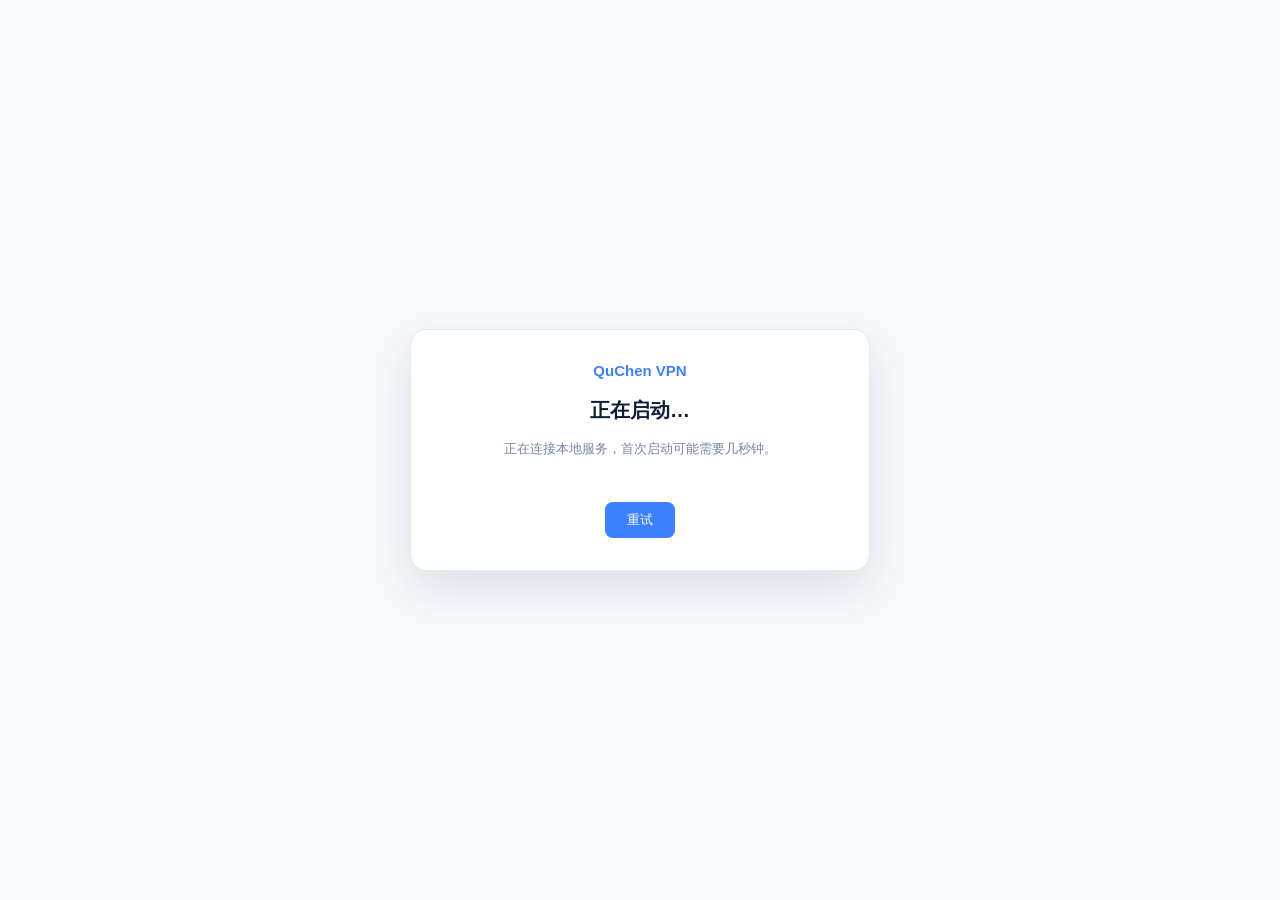
<file: app/web/index.html>
<!DOCTYPE html>
<html lang="zh-CN">
<head>
<meta charset="utf-8" />
<meta name="viewport" content="width=device-width, initial-scale=1" />
<title>QuChen VPN</title>
<link rel="stylesheet" href="app.css?v=1.0.7" />
<style>
  /* 启动层不依赖 app.css/app.js：资源或后端失败时也不会只剩白屏。 */
  #bootStatus{position:fixed;inset:0;z-index:1000;display:flex;align-items:center;justify-content:center;background:#f7f9fc;color:#0f1e38;font-family:"Microsoft YaHei UI","Microsoft YaHei",sans-serif}
  #bootStatus .boot-card{width:min(460px,calc(100vw - 48px));padding:32px;border:1px solid #e3e9f2;border-radius:16px;background:#fff;box-shadow:0 18px 48px rgba(15,30,56,.12);text-align:center}
  #bootStatus .boot-brand{margin-bottom:18px;color:#3b81ff;font-size:15px;font-weight:700}
  #bootStatus .boot-title{font-size:20px;font-weight:700}
  #bootStatus .boot-detail{min-height:42px;margin:14px 0 22px;color:#7586a2;font-size:13px;line-height:1.7;white-space:pre-wrap;word-break:break-word}
  #bootStatus .boot-retry{height:36px;padding:0 22px;border:0;border-radius:8px;background:#3b81ff;color:#fff;cursor:pointer;font-size:13px}
  #bootStatus.boot-error .boot-title{color:#d92d20}
</style>
</head>
<body>
<div id="bootStatus" role="status" aria-live="polite">
  <div class="boot-card">
    <div class="boot-brand">QuChen VPN</div>
    <div class="boot-title" id="bootTitle">正在启动…</div>
    <div class="boot-detail" id="bootDetail">正在连接本地服务，首次启动可能需要几秒钟。</div>
    <button class="boot-retry" id="bootRetry" type="button" onclick="location.reload()">重试</button>
  </div>
</div>
<svg style="display:none" xmlns="http://www.w3.org/2000/svg">
  <symbol id="i-power" viewBox="0 0 24 24"><path d="M12 3v9" stroke="currentColor" stroke-width="2.2" stroke-linecap="round" fill="none"/><path d="M6.3 6.3a8 8 0 1 0 11.4 0" stroke="currentColor" stroke-width="2.2" stroke-linecap="round" fill="none"/></symbol>
  <symbol id="i-globe" viewBox="0 0 24 24"><circle cx="12" cy="12" r="9" stroke="currentColor" stroke-width="1.7" fill="none"/><path d="M3 12h18M12 3c2.5 2.6 2.5 15.4 0 18M12 3c-2.5 2.6-2.5 15.4 0 18" stroke="currentColor" stroke-width="1.6" fill="none"/></symbol>
  <symbol id="i-net" viewBox="0 0 24 24"><rect x="3" y="4" width="7" height="7" rx="2" stroke="currentColor" stroke-width="1.7" fill="none"/><rect x="14" y="4" width="7" height="7" rx="2" stroke="currentColor" stroke-width="1.7" fill="none"/><rect x="8.5" y="14" width="7" height="7" rx="2" stroke="currentColor" stroke-width="1.7" fill="none"/><path d="M6.5 11v1.5a2 2 0 0 0 2 2M17.5 11v1.5a2 2 0 0 1-2 2" stroke="currentColor" stroke-width="1.7" fill="none"/></symbol>
  <symbol id="i-bag" viewBox="0 0 24 24"><path d="M4 8h16l-1.2 11.2A2 2 0 0 1 16.8 21H7.2a2 2 0 0 1-2-1.8L4 8Z" stroke="currentColor" stroke-width="1.7" fill="none"/><path d="M8.5 8V6.5a3.5 3.5 0 1 1 7 0V8" stroke="currentColor" stroke-width="1.7" fill="none"/></symbol>
  <symbol id="i-receipt" viewBox="0 0 24 24"><path d="M5 3h14v18l-3-2-2 2-2-2-2 2-3-2V3Z" stroke="currentColor" stroke-width="1.7" fill="none"/><path d="M9 8h6M9 12h6" stroke="currentColor" stroke-width="1.6" stroke-linecap="round"/></symbol>
  <symbol id="i-chart" viewBox="0 0 24 24"><circle cx="12" cy="12" r="9" stroke="currentColor" stroke-width="1.7" fill="none"/><path d="M12 12V5.5M12 12l4.5 4.5" stroke="currentColor" stroke-width="1.7" stroke-linecap="round"/></symbol>
  <symbol id="i-ticket" viewBox="0 0 24 24"><path d="M4 7.5A2.5 2.5 0 0 1 6.5 5h11A2.5 2.5 0 0 1 20 7.5v2a2.5 2.5 0 0 0 0 5v2A2.5 2.5 0 0 1 17.5 19h-11A2.5 2.5 0 0 1 4 16.5v-2a2.5 2.5 0 0 0 0-5v-2Z" stroke="currentColor" stroke-width="1.7" fill="none"/><path d="M12 9v6" stroke="currentColor" stroke-width="1.6" stroke-linecap="round" stroke-dasharray="2 2"/></symbol>
  <symbol id="i-users" viewBox="0 0 24 24"><circle cx="9" cy="8" r="3.2" stroke="currentColor" stroke-width="1.7" fill="none"/><path d="M3.5 20c0-3 2.5-5 5.5-5s5.5 2 5.5 5" stroke="currentColor" stroke-width="1.7" fill="none" stroke-linecap="round"/><path d="M16 5.5a3 3 0 0 1 0 5.5M17.5 14.6c2 .5 3.5 2.3 3.5 4.4" stroke="currentColor" stroke-width="1.6" fill="none" stroke-linecap="round"/></symbol>
  <symbol id="i-link" viewBox="0 0 24 24"><path d="M10 14a5 5 0 0 0 7 0l2-2a5 5 0 0 0-7-7l-1 1" stroke="currentColor" stroke-width="1.7" fill="none" stroke-linecap="round"/><path d="M14 10a5 5 0 0 0-7 0l-2 2a5 5 0 0 0 7 7l1-1" stroke="currentColor" stroke-width="1.7" fill="none" stroke-linecap="round"/></symbol>
  <symbol id="i-user" viewBox="0 0 24 24"><circle cx="12" cy="8.5" r="3.6" stroke="currentColor" stroke-width="1.7" fill="none"/><path d="M5 20c0-3.6 3.1-6 7-6s7 2.4 7 6" stroke="currentColor" stroke-width="1.7" fill="none" stroke-linecap="round"/></symbol>
  <symbol id="i-refresh" viewBox="0 0 24 24"><path d="M20 12a8 8 0 1 1-2.3-5.6M20 4.5V10h-5.4" stroke="currentColor" stroke-width="1.8" fill="none" stroke-linecap="round" stroke-linejoin="round"/></symbol>
  <symbol id="i-copy" viewBox="0 0 24 24"><rect x="9" y="9" width="11" height="11" rx="2.5" stroke="currentColor" stroke-width="1.7" fill="none"/><path d="M15 6.5V6a2 2 0 0 0-2-2H6a2 2 0 0 0-2 2v7a2 2 0 0 0 2 2h.5" stroke="currentColor" stroke-width="1.7" fill="none"/></symbol>
  <symbol id="i-download" viewBox="0 0 24 24"><path d="M12 4v10m0 0 4-4m-4 4-4-4" stroke="currentColor" stroke-width="1.8" fill="none" stroke-linecap="round" stroke-linejoin="round"/><path d="M5 17v2h14v-2" stroke="currentColor" stroke-width="1.8" fill="none" stroke-linecap="round"/></symbol>
  <symbol id="i-sun" viewBox="0 0 24 24"><circle cx="12" cy="12" r="4" stroke="currentColor" stroke-width="1.7" fill="none"/><path d="M12 2.5v2M12 19.5v2M2.5 12h2M19.5 12h2M5 5l1.4 1.4M17.6 17.6 19 19M19 5l-1.4 1.4M6.4 17.6 5 19" stroke="currentColor" stroke-width="1.7" stroke-linecap="round"/></symbol>
  <symbol id="i-theme" viewBox="0 0 24 24"><path d="M4 20 14.5 9.5M13 8l3 3M6 17.5 4 20l2.5-2" stroke="currentColor" stroke-width="1.7" fill="none" stroke-linecap="round" stroke-linejoin="round"/><path d="M14 4h6v6" stroke="currentColor" stroke-width="1.7" fill="none" stroke-linecap="round" stroke-linejoin="round"/></symbol>
  <symbol id="i-help" viewBox="0 0 24 24"><circle cx="12" cy="12" r="9" stroke="currentColor" stroke-width="1.7" fill="none"/><path d="M9.5 9.2a2.6 2.6 0 1 1 3.4 2.5c-.6.2-.9.8-.9 1.4v.4" stroke="currentColor" stroke-width="1.7" fill="none" stroke-linecap="round"/><circle cx="12" cy="17" r="1.1" fill="currentColor"/></symbol>
  <symbol id="i-bell" viewBox="0 0 24 24"><path d="M6.5 9.5a5.5 5.5 0 0 1 11 0c0 4 1.5 5.5 1.5 5.5H5s1.5-1.5 1.5-5.5Z" stroke="currentColor" stroke-width="1.7" fill="none" stroke-linejoin="round"/><path d="M10 18a2 2 0 0 0 4 0" stroke="currentColor" stroke-width="1.7" fill="none" stroke-linecap="round"/></symbol>
  <symbol id="i-settings" viewBox="0 0 24 24"><circle cx="12" cy="12" r="3" stroke="currentColor" stroke-width="1.7" fill="none"/><path d="M12 3.5v2.2M12 18.3v2.2M20.5 12h-2.2M5.7 12H3.5M18 6l-1.5 1.5M7.5 16.5 6 18M18 18l-1.5-1.5M7.5 7.5 6 6" stroke="currentColor" stroke-width="1.7" stroke-linecap="round"/></symbol>
  <symbol id="i-search" viewBox="0 0 24 24"><circle cx="11" cy="11" r="6.5" stroke="currentColor" stroke-width="1.8" fill="none"/><path d="m16 16 4 4" stroke="currentColor" stroke-width="1.8" stroke-linecap="round"/></symbol>
  <symbol id="i-chevron" viewBox="0 0 24 24"><path d="m9 6 6 6-6 6" stroke="currentColor" stroke-width="1.9" fill="none" stroke-linecap="round" stroke-linejoin="round"/></symbol>
  <symbol id="i-close" viewBox="0 0 24 24"><path d="M6 6l12 12M18 6 6 18" stroke="currentColor" stroke-width="1.7" stroke-linecap="round"/></symbol>
  <symbol id="i-min" viewBox="0 0 24 24"><path d="M5 12h14" stroke="currentColor" stroke-width="1.7" stroke-linecap="round"/></symbol>
  <symbol id="i-max" viewBox="0 0 24 24"><rect x="5.5" y="5.5" width="13" height="13" rx="1.5" stroke="currentColor" stroke-width="1.6" fill="none"/></symbol>
  <symbol id="i-up" viewBox="0 0 24 24"><path d="M12 19V5m0 0-6 6m6-6 6 6" stroke="currentColor" stroke-width="1.9" fill="none" stroke-linecap="round" stroke-linejoin="round"/></symbol>
  <symbol id="i-down" viewBox="0 0 24 24"><path d="M12 5v14m0 0 6-6m-6 6-6-6" stroke="currentColor" stroke-width="1.9" fill="none" stroke-linecap="round" stroke-linejoin="round"/></symbol>
  <symbol id="i-check" viewBox="0 0 24 24"><path d="m5 12.5 4.5 4.5L19 7.5" stroke="currentColor" stroke-width="2.2" fill="none" stroke-linecap="round" stroke-linejoin="round"/></symbol>
  <symbol id="i-shield" viewBox="0 0 24 24"><path d="M12 3.5 19 6v6c0 4.4-3 7.4-7 8.5-4-1.1-7-4.1-7-8.5V6l7-2.5Z" stroke="currentColor" stroke-width="1.7" fill="none"/><path d="m9 12 2.2 2.2L15.5 10" stroke="currentColor" stroke-width="1.8" fill="none" stroke-linecap="round" stroke-linejoin="round"/></symbol>
  <symbol id="i-bolt" viewBox="0 0 24 24"><path d="M13 3 5.5 13.5H11l-1 7.5 7.5-10.5H12l1-7.5Z" stroke="currentColor" stroke-width="1.6" fill="none" stroke-linejoin="round"/></symbol>
  <symbol id="i-route" viewBox="0 0 24 24"><circle cx="6" cy="18" r="2.3" stroke="currentColor" stroke-width="1.7" fill="none"/><circle cx="18" cy="6" r="2.3" stroke="currentColor" stroke-width="1.7" fill="none"/><path d="M8 16.5c3-1 3.5-2.5 3.5-4.5S13 8 16 7.8" stroke="currentColor" stroke-width="1.7" fill="none" stroke-linecap="round"/></symbol>
  <symbol id="i-plug" viewBox="0 0 24 24"><path d="M9 3v5M15 3v5" stroke="currentColor" stroke-width="1.9" stroke-linecap="round"/><path d="M6 8h12v3a6 6 0 0 1-6 6 6 6 0 0 1-6-6V8Z" stroke="currentColor" stroke-width="1.7" fill="none"/><path d="M12 17v4" stroke="currentColor" stroke-width="1.9" stroke-linecap="round"/></symbol>
</svg>

<div class="app" id="app">
  <!-- 顶部标题栏 -->
  <header class="titlebar" id="titlebar">
    <div class="tb-left">
      <div class="status-pill" id="tbStatus">
        <span class="dot" id="tbDot"></span>
        <span id="tbState">未连接</span>
        <span class="sp"></span>
        <span class="mini"><svg class="ic12"><use href="#i-up"/></svg><b id="tbUp">0B/s</b></span>
        <span class="mini"><svg class="ic12"><use href="#i-down"/></svg><b id="tbDown">0B/s</b></span>
      </div>
      <button class="tb-btn" id="btnRestartCore" title="重置内核">重置内核</button>
    </div>
    <div class="tb-center">
      <div class="official-pill">
        <svg class="ic14"><use href="#i-globe"/></svg>
        <span>节点源：</span><a id="officialLink">14 个公开订阅</a>
        <button class="copy-btn" id="btnCopyDomain" title="复制数据目录">
          <svg class="ic14"><use href="#i-copy"/></svg>
        </button>
      </div>
    </div>
    <div class="tb-right">
      <button class="tb-icon" id="btnTheme" title="切换主题"><svg class="ic16"><use href="#i-sun"/></svg></button>
      <button class="tb-icon" id="btnAbout" title="关于"><svg class="ic16"><use href="#i-help"/></svg></button>
      <span class="tb-sep"></span>
      <button class="win-btn" id="btnMin" title="最小化"><svg class="ic14"><use href="#i-min"/></svg></button>
      <button class="win-btn" id="btnMax" title="最大化"><svg class="ic12"><use href="#i-max"/></svg></button>
      <button class="win-btn danger" id="btnClose" title="关闭"><svg class="ic12"><use href="#i-close"/></svg></button>
    </div>
  </header>

  <div class="body">
    <!-- 侧边栏 -->
    <aside class="sidebar">
      <div class="brand">
        <div class="logo">
          <svg viewBox="0 0 80 80" width="56" height="56">
            <defs><linearGradient id="jelly" x1="24" y1="17" x2="53" y2="69" gradientUnits="userSpaceOnUse">
              <stop stop-color="#74C9FF"/><stop offset=".5" stop-color="#4C8DFA"/><stop offset="1" stop-color="#285DE5"/>
            </linearGradient></defs>
            <path d="M22 63.8C12 63.8 5 57.3 5 48.5C5 40 11.5 33 20 32C22.4 21.4 30.9 14 41.5 14C53.3 14 62.7 22.9 64.3 34.3C70.8 36.2 75 41.9 75 49C75 58.8 68.8 65.5 60.7 65.5C55.1 65.5 52.2 69 46.7 69C40.8 69 37.6 65.5 31.9 64.6C28.3 64 26 63.8 22 63.8Z" fill="url(#jelly)"/>
            <path d="M28.5 32.6C31.2 26.5 36.4 23 42.3 23" stroke="#fff" stroke-opacity=".88" stroke-width="4.5" stroke-linecap="round"/>
            <path d="M24 49.7C30.3 46.5 36.4 48.5 41.4 51.6C47.2 55.2 54 55.1 61.5 49.8" stroke="#fff" stroke-width="4.5" stroke-linecap="round"/>
          </svg>
        </div>
        <div class="brand-name">QuChen VPN</div>
      </div>

      <nav class="nav" id="nav">
        <button class="nav-item active" data-page="home"><svg class="ic18"><use href="#i-net"/></svg><span>立即上网</span></button>
        <button class="nav-item" data-page="nodes"><svg class="ic18"><use href="#i-bag"/></svg><span>节点库</span></button>
        <button class="nav-item" data-page="sources"><svg class="ic18"><use href="#i-receipt"/></svg><span>订阅源</span></button>
        <button class="nav-item" data-page="traffic"><svg class="ic18"><use href="#i-chart"/></svg><span>流量明细</span></button>
        <button class="nav-item" data-page="logs"><svg class="ic18"><use href="#i-ticket"/></svg><span>内核日志</span></button>
        <button class="nav-item" data-page="diag"><svg class="ic18"><use href="#i-users"/></svg><span>网络诊断</span></button>
        <button class="nav-item" data-page="about"><svg class="ic18"><use href="#i-link"/></svg><span>官方网站</span></button>
      </nav>

      <div class="sidebar-foot">
        <button class="nav-item" data-page="settings"><svg class="ic18"><use href="#i-settings"/></svg><span>设置</span></button>
        <div class="ver">v<span id="verText">1.0.0</span></div>
      </div>
    </aside>

    <!-- 内容区 -->
    <main class="content" id="content">

      <!-- 首页 -->
      <section class="page active" id="page-home">
        <div class="page-head">
          <h1>立即上网</h1>
          <div class="ph-actions">
            <button class="tb-icon ghost" id="btnHelpHome" title="帮助"><svg class="ic16"><use href="#i-help"/></svg></button>
            <button class="tb-icon ghost" title="通知"><svg class="ic16"><use href="#i-bell"/></svg></button>
            <button class="tb-icon ghost" data-page="settings" title="设置"><svg class="ic16"><use href="#i-settings"/></svg></button>
          </div>
        </div>

        <div class="notice">
          <span class="notice-emoji">⚡</span>
          <span class="notice-text">QuChen 免费节点池 v<span class="ver-inline">1.0.0</span> · 自动聚合公开订阅源，每日可刷新</span>
          <span class="sp"></span>
          <button class="notice-act" id="btnNoticeRefresh" title="重新获取线路"><svg class="ic15"><use href="#i-copy"/></svg></button>
          <button class="notice-act" id="btnNoticeDownload" title="节点库"><svg class="ic15"><use href="#i-download"/></svg></button>
          <button class="notice-act" id="btnNoticeReload" title="刷新状态"><svg class="ic15"><use href="#i-refresh"/></svg></button>
        </div>

        <div class="account">
          <div class="acc-avatar"><svg class="ic22"><use href="#i-user"/></svg></div>
          <div class="acc-main">
            <div class="acc-line1">
              <span class="acc-name" id="accName">免费节点池</span>
            </div>
            <div class="acc-line2">
              <span class="acc-check"><svg class="ic13"><use href="#i-shield"/></svg></span>
              <span id="accPlan">QuChen · 公开节点池无限流量</span>
            </div>
          </div>
          <div class="acc-stat">
            <div class="stat-label">已用 / 总流量</div>
            <div class="stat-value"><b id="statUsed">0 B</b> / <span id="statTotal">无限</span></div>
          </div>
          <div class="acc-bar"><div class="acc-bar-fill" id="accBar"></div></div>
          <div class="acc-stat">
            <div class="stat-label">线路更新</div>
            <div class="stat-value"><b id="statPoolTime">—</b></div>
          </div>
          <button class="btn-blue" id="btnRenew"><svg class="ic14"><use href="#i-refresh"/></svg><span>更新线路</span></button>
        </div>

        <div class="connect">
          <div class="conn-left">
            <div class="conn-label">连接状态</div>
            <div class="conn-state" id="connState">未连接</div>
            <div class="conn-time" id="connTime">--:--:--</div>
          </div>
          <div class="conn-center">
            <div class="conn-ring" id="connRing">
              <button class="conn-btn" id="btnConnect">
                <svg class="ic36"><use href="#i-power"/></svg>
                <span id="connBtnText">立即连接</span>
              </button>
            </div>
          </div>
          <div class="conn-right">
            <div class="conn-hint" id="connHint">连接已关闭，点击圆形按钮开始加速。</div>
            <div class="conn-speed">
              <span class="spd"><svg class="ic13"><use href="#i-down"/></svg><b id="spdDown">0B/s</b></span>
              <span class="spd"><svg class="ic13"><use href="#i-up"/></svg><b id="spdUp">0B/s</b></span>
            </div>
          </div>
        </div>

        <div class="node-row">
          <div class="node-ico"><svg class="ic22"><use href="#i-route"/></svg></div>
          <div class="node-main">
            <div class="node-title">选择线路</div>
            <div class="node-sub">
              <span class="flag" id="curFlag">🌐</span>
              <span id="curNode">未选择节点</span>
            </div>
          </div>
          <button class="btn-blue" id="btnPickNode">更换线路</button>
        </div>

        <div class="mode-row">
          <div class="seg" id="segMode">
            <button class="seg-item active" data-mode="rule">智能分流</button>
            <button class="seg-item" data-mode="global">全局连接</button>
          </div>
          <div class="mode-desc" id="modeDesc">智能分流：国内直连、国外走代理，日常使用推荐。</div>
        </div>

        <div class="toggles">
          <label class="switch-row">
            <span class="sw-label">系统代理</span>
            <span class="sw-hint">浏览器 / 常见软件自动走代理</span>
            <span class="switch"><input type="checkbox" id="swSysProxy" checked><i></i></span>
          </label>
          <label class="switch-row">
            <span class="sw-label">TUN 模式</span>
            <span class="sw-hint">全局接管（需管理员权限）</span>
            <span class="switch"><input type="checkbox" id="swTun"><i></i></span>
          </label>
        </div>

        <div class="pool-foot">
          <div class="pf-left">
            <svg class="ic16 blue"><use href="#i-bolt"/></svg>
            <span>线路已加载</span>
          </div>
          <div class="pf-mid" id="poolFootText">已加载 0 条线路</div>
          <div class="pf-right">
            <button class="link-btn" id="btnRefreshPool"><svg class="ic14"><use href="#i-refresh"/></svg>重新获取线路</button>
            <button class="link-btn" id="btnDiag"><svg class="ic14"><use href="#i-shield"/></svg>一键诊断</button>
          </div>
        </div>
      </section>

      <!-- 节点库 -->
      <section class="page" id="page-nodes">
        <div class="page-head">
          <h1>节点库</h1>
          <div class="ph-actions">
            <button class="btn-ghost" id="btnTestAll"><svg class="ic14"><use href="#i-bolt"/></svg>全部测速</button>
            <button class="btn-blue" id="btnRefreshPool2"><svg class="ic14"><use href="#i-refresh"/></svg>刷新节点池</button>
          </div>
        </div>
        <div class="toolbar">
          <div class="search"><svg class="ic15"><use href="#i-search"/></svg><input id="nodeSearch" placeholder="搜索国家 / 协议 / 节点名" /></div>
          <div class="chips" id="countryChips"></div>
        </div>
        <div class="table" id="nodeTable"></div>
      </section>

      <!-- 订阅源 -->
      <section class="page" id="page-sources">
        <div class="page-head">
          <h1>订阅源</h1>
          <div class="ph-actions"><button class="btn-blue" id="btnRefreshPool3"><svg class="ic14"><use href="#i-refresh"/></svg>立即更新</button></div>
        </div>
        <div class="src-summary" id="srcSummary"></div>
        <div class="src-list" id="srcList"></div>
      </section>

      <!-- 流量明细 -->
      <section class="page" id="page-traffic">
        <div class="page-head"><h1>流量明细</h1><div class="ph-actions"><button class="tb-icon ghost" id="btnReloadTraffic"><svg class="ic16"><use href="#i-refresh"/></svg></button></div></div>
        <div class="traffic-cards" id="trafficCards"></div>
        <div class="traffic-list" id="trafficList"></div>
      </section>

      <!-- 内核日志 -->
      <section class="page" id="page-logs">
        <div class="page-head"><h1>内核日志</h1><div class="ph-actions"><button class="btn-ghost" id="btnClearLogs">清空</button></div></div>
        <pre class="logbox" id="logBox"></pre>
      </section>

      <!-- 诊断 -->
      <section class="page" id="page-diag">
        <div class="page-head"><h1>网络诊断</h1><div class="ph-actions"><button class="btn-blue" id="btnRunDiag"><svg class="ic14"><use href="#i-shield"/></svg>开始诊断</button></div></div>
        <div class="diag-list" id="diagList"><div class="empty">点击“开始诊断”检查内核、端口、出口与系统代理状态。</div></div>
      </section>

      

      <!-- 关于 / 官网 -->
      <section class="page" id="page-about">
        <div class="page-head"><h1>官方网站</h1></div>
        <div class="settings">
          <div class="set-card">
            <div class="set-title">常用入口</div>
            <div class="kv"><span>节点源仓库</span><button class="link-btn" data-open="https://github.com/barry-far/V2ray-Config">打开</button></div>
            <div class="kv"><span>Mihomo 内核</span><button class="link-btn" data-open="https://github.com/MetaCubeX/mihomo">打开</button></div>
            <div class="kv"><span>规则数据</span><button class="link-btn" data-open="https://github.com/MetaCubeX/meta-rules-dat">打开</button></div>
          </div>
          <div class="set-card">
            <div class="set-title">快捷键</div>
            <div class="kv"><span>连接 / 断开</span><b>Ctrl + Enter</b></div>
            <div class="kv"><span>切换线路</span><b>Ctrl + L</b></div>
            <div class="kv"><span>刷新节点池</span><b>Ctrl + R</b></div>
          </div>
        </div>
      </section>


      <!-- 设置 -->
      <section class="page" id="page-settings">
        <div class="page-head"><h1>设置</h1></div>
        <div class="settings">
          <div class="set-card">
            <div class="set-title">启动</div>
            <label class="switch-row"><span class="sw-label">开机自启</span><span class="sw-hint">登录系统后自动打开 QuChen VPN</span><span class="switch"><input type="checkbox" id="swAutoStart"><i></i></span></label>
            <label class="switch-row"><span class="sw-label">启动后自动连接</span><span class="sw-hint">打开软件即连接上次使用的线路</span><span class="switch"><input type="checkbox" id="swAutoConnect"><i></i></span></label>
          </div>
          <div class="set-card">
            <div class="set-title">内核与端口</div>
            <div class="kv"><span>混合代理端口</span><b class="mono" id="kvPort">—</b></div>
            <div class="kv"><span>控制端口</span><b class="mono" id="kvCtrl">—</b></div>
            <div class="kv"><span>管理员权限</span><b id="kvAdmin">未获得（TUN 需要）</b></div>
            <div class="kv"><span>当前版本</span><b id="kvVer">—</b></div>
          </div>
          <div class="set-card">
            <div class="set-title">数据与仓库</div>
            <div class="kv"><span>数据目录</span><b class="mono" id="kvHome">—</b><button class="link-btn" id="btnCopyHome">复制</button></div>
            <div class="kv"><span>更新仓库</span><b class="mono" id="kvRepo">—</b></div>
            <div class="kv"><span>仓库 Token</span>
              <input class="set-input mono" id="inpToken" type="password" placeholder="私有仓库需填写，留空则匿名访问" autocomplete="off">
              <button class="link-btn" id="btnSaveToken">保存</button>
            </div>
          </div>
          <div class="set-card">
            <div class="set-title">软件更新</div>
            <div class="kv"><span>最新版本</span><b id="kvLatest">—</b><span class="kv-note" id="kvUpdateMsg">尚未检查</span></div>
            <div class="update-box" id="updateBox">
              <div class="update-bar"><i id="updateFill"></i></div>
              <button class="btn-blue" id="btnDoUpdate">立即更新</button>
            </div>
            <div class="kv"><span>检查更新</span><button class="link-btn" id="btnCheckUpdate">立即检查</button></div>
            <div id="updateNotes"></div>
          </div>
        </div>
      </section>
    </main>
  </div>

  <!-- 线路抽屉 -->
  <div class="drawer-mask" id="drawerMask"></div>
  <aside class="drawer" id="drawer">
    <div class="drawer-head">
      <div class="drawer-title">选择线路</div>
      <div class="drawer-actions">
        <button class="link-btn" id="drawerRefresh"><svg class="ic14"><use href="#i-refresh"/></svg>更新节点</button>
        <button class="link-btn" id="drawerTest"><svg class="ic14"><use href="#i-bolt"/></svg>延迟测试</button>
        <button class="tb-icon ghost" id="drawerClose"><svg class="ic16"><use href="#i-close"/></svg></button>
      </div>
    </div>
    <div class="drawer-current">
      <span class="dc-dot"></span><span>当前线路：</span><span class="dc-name" id="dcName">未选择</span>
    </div>
    <div class="drawer-tabs" id="drawerTabs">
      <button class="dtab active" data-tab="all">全部线路</button>
      <button class="dtab" data-tab="auto">自动选择</button>
      <button class="dtab" data-tab="fallback">故障转移</button>
    </div>
    <div class="drawer-search search"><svg class="ic15"><use href="#i-search"/></svg><input id="drawerSearch" placeholder="搜索节点" /></div>
    <div class="drawer-list" id="drawerList"></div>
    <div class="drawer-foot"><button class="btn-blue block" id="drawerDone">完成选择</button></div>
  </aside>

  <!-- 提示 -->
  <div class="toast-wrap" id="toastWrap"></div>

  <!-- 任务浮层 -->
  <div class="taskbar" id="taskbar">
    <div class="task-spin"></div>
    <div class="task-text" id="taskText">正在处理…</div>
    <div class="task-bar"><div class="task-bar-fill" id="taskFill"></div></div>
  </div>
</div>
<script>
(function () {
  var settled = false;
  var failed = false;
  var layer = document.getElementById('bootStatus');
  function show(title, detail, isError) {
    if (settled) return;
    failed = failed || isError;
    layer.classList.toggle('boot-error', !!failed);
    document.getElementById('bootTitle').textContent = title;
    document.getElementById('bootDetail').textContent = detail;
  }
  function reason(value) {
    if (value && value.message) return value.message;
    return String(value || '未知错误');
  }
  window.QuChenBoot = {
    loading: function (title, detail) { show(title, detail, false); },
    fail: function (title, detail) { show(title, detail, true); },
    done: function () {
      settled = true;
      layer.style.display = 'none';
      document.documentElement.setAttribute('data-boot-ready', 'true');
    }
  };
  window.addEventListener('error', function (event) {
    if (settled) return;
    var resource = event.target && (event.target.src || event.target.href);
    show('界面加载失败', resource ? '资源加载失败：' + resource : reason(event.message || event.error), true);
  }, true);
  window.addEventListener('unhandledrejection', function (event) {
    if (!settled) show('初始化异步任务失败', reason(event.reason), true);
  });
  setTimeout(function () {
    if (!settled && !failed) {
      show('启动耗时过长', '尚未完成首屏渲染。请检查本地后端与 WebView2 运行状态后重试；桌面版不会进入演示模式。', true);
    }
  }, 20000);
})();
</script>
<script src="flags.js?v=1.0.7"></script>
<script src="app.js?v=1.0.7"></script>
</body>
</html>
</file>
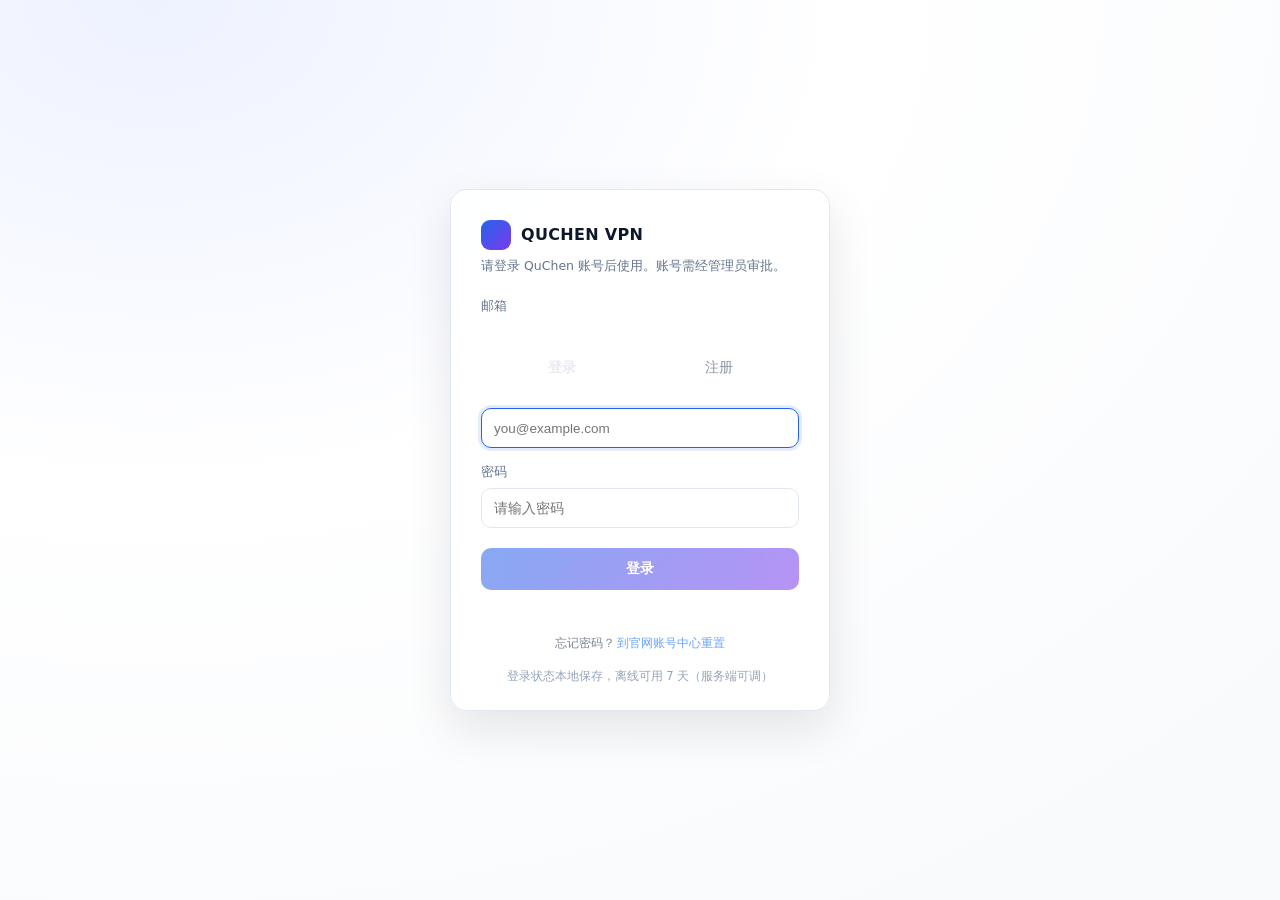
<file: app/web/login.html>
<!DOCTYPE html>
<html lang="zh-CN">
<head>
<meta charset="utf-8" />
<meta name="viewport" content="width=device-width, initial-scale=1" />
<title>登录 QuChen 账号</title>
<style>
  :root {
    --bg: #ffffff;
    --fg: #0f172a;
    --muted: #64748b;
    --line: #e2e8f0;
    --brand: #2563eb;
    --brand-2: #7c3aed;
    --err: #dc2626;
  }
  * { box-sizing: border-box; }
  html, body { height: 100%; margin: 0; }
  body {
    display: flex; align-items: center; justify-content: center;
    background: radial-gradient(120% 120% at 12% 0%, #eef2ff 0%, #ffffff 45%, #f8fafc 100%);
    color: var(--fg); font: 14px/1.6 "Microsoft YaHei UI", "Segoe UI", system-ui, sans-serif;
    -webkit-user-select: none; user-select: none;
  }
  .card {
    width: 380px; padding: 30px 30px 24px; border-radius: 16px;
    background: rgba(255, 255, 255, .92); border: 1px solid var(--line);
    box-shadow: 0 18px 46px rgba(15, 23, 42, .10);
  }
  .brand { display: flex; align-items: center; gap: 10px; margin-bottom: 6px; }
  .dot {
    width: 30px; height: 30px; border-radius: 9px;
    background: linear-gradient(135deg, var(--brand), var(--brand-2));
  }
  .brand b { font-size: 16px; letter-spacing: .3px; }
  .sub { color: var(--muted); font-size: 12.5px; margin: 0 0 20px; }
  label { display: block; font-size: 12.5px; color: var(--muted); margin: 14px 0 6px; }
  input {
    width: 100%; height: 40px; padding: 0 12px; border-radius: 10px;
    border: 1px solid var(--line); background: #fff; color: var(--fg);
    font-size: 13.5px; outline: none; transition: border-color .15s, box-shadow .15s;
    -webkit-user-select: text; user-select: text;
  }
  input:focus { border-color: var(--brand); box-shadow: 0 0 0 3px rgba(37, 99, 235, .12); }
  button {
    width: 100%; height: 42px; margin-top: 20px; border: 0; border-radius: 10px;
    color: #fff; font-size: 14px; font-weight: 600; cursor: pointer;
    background: linear-gradient(135deg, var(--brand), var(--brand-2));
  }
  button:disabled { opacity: .55; cursor: default; }
  .msg { min-height: 20px; margin-top: 12px; font-size: 12.5px; color: var(--muted); }
  .msg.err { color: var(--err); }
  .foot { margin-top: 14px; font-size: 11.5px; color: #94a3b8; text-align: center; }
</style>
</head>
<body>
  <form class="card" id="form" autocomplete="off">
    <div class="brand"><span class="dot"></span><b>QUCHEN VPN</b></div>
    <p class="sub">请登录 QuChen 账号后使用。账号需经管理员审批。</p>
    <label for="email">邮箱</label>
      <div id="qcTabs" style="display:flex;gap:6px;margin:0 0 14px;background:rgba(255,255,255,.04);border:1px solid rgba(255,255,255,.08);border-radius:11px;padding:4px">
        <button id="tabLogin" type="button" style="flex:1;padding:9px 0;border:0;border-radius:8px;background:rgba(255,255,255,.10);color:#e8ecf2;font:14px/1 inherit;font-weight:600;cursor:pointer">登录</button>
        <button id="tabRegister" type="button" style="flex:1;padding:9px 0;border:0;border-radius:8px;background:transparent;color:#8b93a3;font:14px/1 inherit;cursor:pointer">注册</button>
      </div>
    <input id="email" type="email" placeholder="you@example.com" spellcheck="false" />
    <label for="password">密码</label>
    <input id="password" type="password" placeholder="请输入密码" />
    <button id="submit" type="submit" disabled>登录</button>
    <div class="msg" id="msg">正在连接账号服务…</div>
      <div id="qcRegPane" style="display:none">
        <div style="margin:2px 0 14px;font-size:12.5px;line-height:1.65;color:#8b93a3;text-align:left">
          用邮箱注册 QuChen 账号，一个账号可在曲辰套件各端登录。
        </div>
        <div style="display:flex;gap:8px;align-items:center">
          <input id="regEmail" type="email" placeholder="you@example.com" spellcheck="false" autocomplete="username"
            style="flex:1;min-width:0;padding:12px 14px;border-radius:10px;border:1px solid rgba(255,255,255,.12);background:rgba(0,0,0,.35);color:#e8ecf2;font:15px/1.4 inherit;outline:none;box-sizing:border-box">
          <button id="regSend" type="button"
            style="white-space:nowrap;padding:12px 14px;border-radius:10px;border:1px solid rgba(90,150,255,.55);background:rgba(40,80,160,.28);color:#9dc0ff;font:14px/1 inherit;cursor:pointer">获取验证码</button>
        </div>
        <input id="regCode" type="text" inputmode="numeric" maxlength="6" placeholder="邮箱验证码（6 位）" autocomplete="one-time-code" style="width:100%;margin-top:10px;padding:12px 14px;border-radius:10px;border:1px solid rgba(255,255,255,.12);background:rgba(0,0,0,.35);color:#e8ecf2;font:15px/1.4 inherit;outline:none;box-sizing:border-box">
        <input id="regPassword" type="password" placeholder="设置密码（至少 8 位）" autocomplete="new-password" style="width:100%;margin-top:10px;padding:12px 14px;border-radius:10px;border:1px solid rgba(255,255,255,.12);background:rgba(0,0,0,.35);color:#e8ecf2;font:15px/1.4 inherit;outline:none;box-sizing:border-box">
        <input id="regPassword2" type="password" placeholder="再输一次密码" autocomplete="new-password" style="width:100%;margin-top:10px;padding:12px 14px;border-radius:10px;border:1px solid rgba(255,255,255,.12);background:rgba(0,0,0,.35);color:#e8ecf2;font:15px/1.4 inherit;outline:none;box-sizing:border-box">
        <button id="regSubmit" type="button"
          style="width:100%;margin-top:14px;padding:12px 14px;border-radius:10px;border:0;background:linear-gradient(135deg,#4d8dff,#3f7aee);color:#fff;font:15px/1 inherit;font-weight:600;cursor:pointer">注册账号</button>
      </div>
      <div style="margin-top:12px;font-size:12px;color:#7d8595;text-align:center">忘记密码？<a href="https://frp-any.com:19549/login.html#reset" target="_blank" rel="noopener" style="color:#6aa2ff;text-decoration:none;margin-left:2px">到官网账号中心重置</a></div>
    <div class="foot">登录状态本地保存，离线可用 7 天（服务端可调）</div>
  </form>
<script>
(function () {
  var form = document.getElementById('form');
  var emailEl = document.getElementById('email');
  var passEl = document.getElementById('password');
  var btn = document.getElementById('submit');
  var msgEl = document.getElementById('msg');
  var api = null;

  function setMsg(text, isError) {
    msgEl.textContent = text || '';
    msgEl.className = 'msg' + (isError ? ' err' : '');
  }

  function ready() {
    if (!window.pywebview || !window.pywebview.api) return;
    api = window.pywebview.api;
    btn.disabled = false;
    setMsg('', false);
    try {
      Promise.resolve(api.account_state()).then(function (st) {
        if (st && st.unlocked) {
          location.replace('index.html#quchen-desktop');
          return;
        }
        if (st && st.email) emailEl.value = st.email;
      }).catch(function () {});
    } catch (e) {}
  }

  window.addEventListener('pywebviewready', ready);
  window.addEventListener('DOMContentLoaded', function () { setTimeout(ready, 300); });

  form.addEventListener('submit', function (ev) {
    ev.preventDefault();
    if (!api) { setMsg('账号服务未就绪，请稍候重试', true); return; }
    var email = (emailEl.value || '').trim();
    var password = passEl.value || '';
    if (!email || !password) { setMsg('请填写邮箱与密码', true); return; }
    btn.disabled = true;
    setMsg('正在登录…', false);
    Promise.resolve(api.account_login(email, password)).then(function (res) {
      if (res && res.ok) {
        setMsg('登录成功，正在进入…', false);
        setTimeout(function () { location.replace('index.html#quchen-desktop'); }, 220);
        return;
      }
      btn.disabled = false;
      var text = (res && (res.message || res.code)) || '登录失败';
      if (res && res.code === 'bad_credentials') text = '邮箱或密码不正确';
      if (res && res.code === 'pending_approval') text = '账号正在等待管理员审批';
      if (res && res.code === 'account_disabled') text = '账号已被停用，请联系管理员';
      setMsg(text, true);
    }).catch(function (err) {
      btn.disabled = false;
      setMsg('登录失败：' + (err && err.message ? err.message : err), true);
    });
  });
})();

/* ===== QuChen 注册视图：登录 / 注册切换 + 邮箱验证码注册 ===== */
(function () {
  var pane = document.getElementById('qcRegPane');
  var tabLogin = document.getElementById('tabLogin');
  var tabRegister = document.getElementById('tabRegister');
  if (!pane || !tabLogin || !tabRegister) return;

  function apiObj() { return (window.pywebview && window.pywebview.api) || null; }
  function show(text, kind) {
    var m = document.getElementById('msg');
    if (!m) return;
    m.textContent = text || '';
    m.className = 'msg' + (kind === 'err' ? ' err' : '');
    m.style.color = kind === 'err' ? '#ff6b6b' : kind === 'ok' ? '#3ecf8e' : kind === 'warn' ? '#f0b34a' : '';
  }
  function val(id) {
    var el = document.getElementById(id);
    return el ? String(el.value || '').trim() : '';
  }
  function paint(mode) {
    var reg = mode === 'register';
    ['email', 'password', 'submit'].forEach(function (id) {
      var el = document.getElementById(id);
      if (el) el.style.display = reg ? 'none' : '';
    });
    var lab = document.querySelectorAll('label[for="email"], label[for="password"]');
    for (var i = 0; i < lab.length; i++) lab[i].style.display = reg ? 'none' : '';
    pane.style.display = reg ? '' : 'none';
    tabLogin.style.background = reg ? 'transparent' : 'rgba(255,255,255,.10)';
    tabLogin.style.color = reg ? '#8b93a3' : '#e8ecf2';
    tabLogin.style.fontWeight = reg ? '400' : '600';
    tabRegister.style.background = reg ? 'rgba(255,255,255,.10)' : 'transparent';
    tabRegister.style.color = reg ? '#e8ecf2' : '#8b93a3';
    tabRegister.style.fontWeight = reg ? '600' : '400';
    var focus = document.getElementById(reg ? 'regEmail' : 'email');
    if (focus) { try { focus.focus(); } catch (e) {} }
    if (!reg) show('', false);
  }
  tabLogin.addEventListener('click', function () { paint('login'); });
  tabRegister.addEventListener('click', function () { paint('register'); });
  paint('login');

  function codeMap(res) {
    var code = (res && res.code) || '';
    var map = {
      email_taken: '该邮箱已注册，请直接登录或找回密码。',
      no_code: '请先获取验证码。',
      code_expired: '验证码已过期，请重新获取。',
      code_wrong: '验证码不正确，请检查后重试。',
      code_locked: '验证码错误次数过多，请重新获取。',
      too_soon: '发送太频繁，请稍后再试。',
      smtp_failed: '验证码邮件发送失败，请稍后重试。',
      bad_request: '请检查填写内容。',
      unreachable: '连不上账号服务，请确认网络后重试。',
      weak_password: '密码需 8-128 位，请重新设置。',
      pending_approval: '账号待管理员审批，通过后即可登录。',
      bad_credentials: '邮箱或密码不正确。',
      locked: '密码错误次数过多，请稍后再试或重置密码。',
      too_many_devices: '设备数已达上限，请先在账号中心移出旧设备。'
    };
    if (map[code]) return map[code];
    return (res && res.message) || '操作失败，请重试。';
  }

  var sendBtn = document.getElementById('regSend');
  var left = 0;
  var timer = null;
  function stopTimer() {
    if (timer) { clearInterval(timer); timer = null; }
    left = 0;
    if (sendBtn) {
      sendBtn.disabled = false;
      sendBtn.style.opacity = '1';
      sendBtn.textContent = '获取验证码';
    }
  }
  function tick() {
    left -= 1;
    if (left <= 0) { stopTimer(); return; }
    sendBtn.textContent = left + ' 秒后重发';
  }
  if (sendBtn) {
    sendBtn.addEventListener('click', function () {
      var api = apiObj();
      var email = val('regEmail');
      if (!email) { show('请先填写邮箱。', 'err'); var e = document.getElementById('regEmail'); if (e) e.focus(); return; }
      if (!api || !api.account_send_code) { show('账号服务未就绪，请稍候重试', 'err'); return; }
      sendBtn.disabled = true;
      sendBtn.style.opacity = '.6';
      sendBtn.textContent = '发送中…';
      Promise.resolve(api.account_send_code(email, 'register')).then(function (res) {
        if (res && res.ok) {
          left = Math.max(30, Number(res.resend_after) || 60);
          if (timer) clearInterval(timer);
          timer = setInterval(tick, 1000);
          sendBtn.disabled = true;
          sendBtn.style.opacity = '.6';
          show(res.message || '验证码已发送，10 分钟内有效。', 'ok');
          var c = document.getElementById('regCode');
          if (c) c.focus();
        } else {
          stopTimer();
          show(codeMap(res), 'err');
        }
      }).catch(function (err) {
        stopTimer();
        show('验证码发送失败：' + ((err && err.message) || err), 'err');
      });
    });
  }

  var submit = document.getElementById('regSubmit');
  function finish(msg, kind) {
    if (submit) { submit.disabled = false; submit.textContent = '注册账号'; }
    show(msg, kind);
  }
  if (submit) {
    submit.addEventListener('click', function () {
      var api = apiObj();
      var email = val('regEmail');
      var code = val('regCode');
      var pwd = document.getElementById('regPassword') ? document.getElementById('regPassword').value || '' : '';
      var pwd2 = document.getElementById('regPassword2') ? document.getElementById('regPassword2').value || '' : '';
      if (!email) { show('请填写邮箱。', 'err'); return; }
      if (!/^\d{6}$/.test(code)) { show('请填写邮箱收到的 6 位验证码。', 'err'); return; }
      if (pwd.length < 8) { show('密码至少 8 位。', 'err'); return; }
      if (pwd !== pwd2) { show('两次输入的密码不一致。', 'err'); return; }
      if (!api || !api.account_register) { show('账号服务未就绪，请稍候重试', 'err'); return; }
      submit.disabled = true;
      submit.textContent = '注册中…';
      Promise.resolve(api.account_register(email, code, pwd)).then(function (res) {
        if (!res || !res.ok) { finish(codeMap(res), 'err'); return; }
        if (res.status === 'active') {
          show('注册成功，正在登录…', 'ok');
          return Promise.resolve(api.account_login(email, pwd)).then(function (r) {
            if (r && r.ok) {
              show('登录成功，正在进入…', 'ok');
              setTimeout(function () { location.replace('index.html#quchen-desktop'); }, 220);
              return;
            }
            finish('注册成功，请用该邮箱登录。', 'warn');
          }).catch(function () {
            finish('注册成功，请用该邮箱登录。', 'warn');
          });
        }
        finish(res.message || '注册成功，等待管理员审批后即可登录。', 'ok');
      }).catch(function (err) {
        finish('注册失败：' + ((err && err.message) || err), 'err');
      });
    });
  }
})();

</script>
</body>
</html>
</file>
<file: app/web/app.css>
/* QuChen VPN — 界面样式（复刻果冻云客户端视觉语言） */
:root {
  --blue: #3B81FF;
  --blue-600: #2E6FE8;
  --blue-soft: #EBF2FF;
  --green: #00B182;
  --green-600: #009D73;
  --green-soft: #E6F7F1;
  --text: #0F1E38;
  --text-2: #7586A2;
  --text-3: #9FABC1;
  --line: #EDF1F7;
  --line-2: #E3E9F2;
  --bg: #FFFFFF;
  --bg-soft: #F7F9FC;
  --bg-soft-2: #F2F5FA;
  --danger: #F5574B;
  --warn: #F5A524;
  --shadow-sm: 0 1px 2px rgba(15, 30, 56, .04);
  --shadow-md: 0 8px 24px rgba(15, 30, 56, .08);
  --shadow-lg: 0 18px 48px rgba(15, 30, 56, .16);
  --radius: 12px;
  --radius-sm: 8px;
}

body.dark {
  --text: #E8EEF9;
  --text-2: #93A3BE;
  --text-3: #6B7B96;
  --line: #1E2A3F;
  --line-2: #26344D;
  --bg: #0D1626;
  --bg-soft: #111D31;
  --bg-soft-2: #16233A;
  --blue-soft: #16294A;
  --green-soft: #0E2C26;
  --shadow-md: 0 8px 24px rgba(0, 0, 0, .45);
  --shadow-lg: 0 18px 48px rgba(0, 0, 0, .6);
}

* { box-sizing: border-box; }
html, body { height: 100%; margin: 0; }
body {
  font-family: "Microsoft YaHei UI", "Microsoft YaHei", "PingFang SC", "Segoe UI", system-ui, sans-serif;
  font-size: 13px;
  color: var(--text);
  background: var(--bg);
  overflow: hidden;
  user-select: none;
  -webkit-font-smoothing: antialiased;
}
button, input { font-family: inherit; }
button { cursor: pointer; border: none; background: none; color: inherit; padding: 0; }
a { color: var(--blue); text-decoration: none; }
.sp { flex: 1; }
.ic12 { width: 12px; height: 12px; }
.ic13 { width: 13px; height: 13px; }
.ic14 { width: 14px; height: 14px; }
.ic15 { width: 15px; height: 15px; }
.ic16 { width: 16px; height: 16px; }
.ic18 { width: 18px; height: 18px; }
.ic22 { width: 22px; height: 22px; }
.ic36 { width: 36px; height: 36px; }
svg { fill: none; }
.blue { color: var(--blue); }

/* ---------------------------------------------------------------- 布局 */
.app { display: flex; flex-direction: column; height: 100vh; background: var(--bg); }

.titlebar {
  height: 44px; display: flex; align-items: center; gap: 10px;
  padding: 0 8px 0 12px; border-bottom: 1px solid var(--line);
  background: var(--bg); flex-shrink: 0;
}
.tb-left, .tb-right { display: flex; align-items: center; gap: 6px; }
.tb-right { margin-left: auto; }
.tb-center { flex: 1; display: flex; justify-content: center; }
.status-pill {
  display: flex; align-items: center; gap: 6px; height: 26px; padding: 0 10px;
  border-radius: 999px; background: var(--bg-soft); font-size: 12px; color: var(--text-2);
}
.status-pill .dot {
  width: 7px; height: 7px; border-radius: 50%; background: var(--text-3);
  box-shadow: 0 0 0 3px rgba(159, 171, 193, .16);
}
.status-pill.on .dot { background: var(--green); box-shadow: 0 0 0 3px rgba(0, 177, 130, .16); }
.status-pill.on #tbState { color: var(--green); font-weight: 600; }
.status-pill .mini { display: flex; align-items: center; gap: 2px; color: var(--text-3); }
.status-pill .mini b { font-weight: 500; color: var(--text-2); font-variant-numeric: tabular-nums; }
.tb-btn, .tb-icon, .win-btn {
  height: 26px; border-radius: 7px; color: var(--text-2); display: inline-flex;
  align-items: center; justify-content: center; transition: background .15s, color .15s;
}
.tb-btn { padding: 0 8px; font-size: 12px; }
.tb-icon { width: 28px; }
.tb-btn:hover, .tb-icon:hover, .win-btn:hover { background: var(--bg-soft-2); color: var(--text); }
.win-btn { width: 30px; height: 26px; }
.win-btn.danger:hover { background: #FDECEA; color: var(--danger); }
.tb-sep { width: 1px; height: 16px; background: var(--line-2); margin: 0 4px; }
.official-pill {
  display: flex; align-items: center; gap: 6px; height: 28px; padding: 0 6px 0 10px;
  border: 1px solid var(--line-2); border-radius: 999px; font-size: 12px; color: var(--text-2);
}
.official-pill a { color: var(--blue); font-weight: 600; }
.copy-btn { width: 22px; height: 22px; border-radius: 6px; color: var(--text-3); display: inline-flex; align-items: center; justify-content: center; }
.copy-btn:hover { background: var(--blue-soft); color: var(--blue); }

.body { display: flex; flex: 1; min-height: 0; }

.sidebar {
  width: 156px; flex-shrink: 0; border-right: 1px solid var(--line);
  display: flex; flex-direction: column; padding: 10px 10px 8px;
  background: var(--bg);
}
.brand { display: flex; flex-direction: column; align-items: center; gap: 2px; padding: 8px 0 12px; }
.logo { filter: drop-shadow(0 6px 12px rgba(59, 129, 255, .22)); }
.brand-name { font-size: 12px; color: var(--text-2); letter-spacing: .5px; }
.nav { display: flex; flex-direction: column; gap: 2px; }
.nav-item {
  display: flex; align-items: center; gap: 10px; height: 38px; padding: 0 10px;
  border-radius: 9px; color: var(--text-2); font-size: 13px; transition: .15s;
  width: 100%; text-align: left;
}
.nav-item svg { color: var(--text-3); transition: .15s; }
.nav-item:hover { background: var(--bg-soft); color: var(--text); }
.nav-item.active { background: var(--blue-soft); color: var(--blue); font-weight: 600; }
.nav-item.active svg { color: var(--blue); }
.sidebar-foot { margin-top: auto; display: flex; flex-direction: column; gap: 4px; }
.ver { font-size: 11px; color: var(--text-3); padding: 6px 0 0 10px; }

.content { flex: 1; min-width: 0; overflow-y: auto; overflow-x: hidden; padding: 16px 18px 20px; }
.content::-webkit-scrollbar { width: 8px; }
.content::-webkit-scrollbar-thumb { background: var(--line-2); border-radius: 8px; }
.content::-webkit-scrollbar-thumb:hover { background: var(--text-3); }

.page { display: none; animation: fade .18s ease; }
.page.active { display: block; }
@keyframes fade { from { opacity: 0; transform: translateY(4px); } to { opacity: 1; transform: none; } }

.page-head { display: flex; align-items: center; height: 34px; margin-bottom: 10px; }
.page-head h1 { font-size: 20px; font-weight: 700; margin: 0; letter-spacing: .2px; }
.ph-actions { margin-left: auto; display: flex; align-items: center; gap: 8px; }
.tb-icon.ghost { color: var(--text-3); }

/* ---------------------------------------------------------------- 通用控件 */
.btn-blue {
  display: inline-flex; align-items: center; justify-content: center; gap: 6px;
  height: 34px; padding: 0 16px; border-radius: 8px; background: var(--blue);
  color: #fff; font-size: 13px; font-weight: 600; transition: .15s;
  box-shadow: 0 4px 12px rgba(59, 129, 255, .22);
}
.btn-blue:hover { background: var(--blue-600); transform: translateY(-1px); }
.btn-blue:active { transform: none; }
.btn-blue.block { width: 100%; }
.btn-ghost {
  display: inline-flex; align-items: center; gap: 6px; height: 34px; padding: 0 14px;
  border-radius: 8px; border: 1px solid var(--line-2); color: var(--text); font-size: 13px;
  background: var(--bg); transition: .15s;
}
.btn-ghost:hover { border-color: var(--blue); color: var(--blue); }
.link-btn {
  display: inline-flex; align-items: center; gap: 5px; font-size: 12px; color: var(--blue);
  padding: 4px 6px; border-radius: 6px; transition: .15s;
}
.link-btn:hover { background: var(--blue-soft); }
.switch-row { display: flex; align-items: center; gap: 10px; padding: 9px 0; cursor: pointer; }
.sw-label { font-size: 13px; color: var(--text); }
.sw-hint { font-size: 11.5px; color: var(--text-3); }
.switch { margin-left: auto; }
.switch input { display: none; }
.switch i {
  display: block; width: 38px; height: 22px; border-radius: 999px; background: var(--line-2);
  position: relative; transition: .18s;
}
.switch i::after {
  content: ""; position: absolute; top: 3px; left: 3px; width: 16px; height: 16px;
  border-radius: 50%; background: #fff; transition: .18s; box-shadow: 0 1px 3px rgba(0,0,0,.2);
}
.switch input:checked + i { background: var(--blue); }
.switch input:checked + i::after { transform: translateX(16px); }

/* ---------------------------------------------------------------- 首页 */
.notice {
  display: flex; align-items: center; gap: 8px; height: 38px; padding: 0 10px;
  border: 1px solid var(--line); border-radius: 8px; background: var(--bg-soft);
  margin-bottom: 14px; font-size: 12.5px; color: var(--text-2);
}
.notice-emoji { font-size: 13px; }
.notice-act { width: 24px; height: 24px; border-radius: 6px; color: var(--text-3); display: inline-flex; align-items: center; justify-content: center; }
.notice-act:hover { background: var(--bg-soft-2); color: var(--blue); }
.ver-inline { color: var(--text); font-weight: 600; }

.account {
  display: grid; grid-template-columns: 44px minmax(0, 1fr) 186px 132px 108px;
  grid-template-rows: auto 6px; column-gap: 16px; row-gap: 12px;
  align-items: center; padding: 2px 0 18px;
}
.acc-avatar {
  width: 44px; height: 44px; border-radius: 50%; background: var(--blue-soft);
  color: var(--blue); display: flex; align-items: center; justify-content: center;
  grid-row: 1; grid-column: 1;
}
.acc-main { grid-row: 1; grid-column: 2; min-width: 0; }
.acc-line1 { display: flex; align-items: center; gap: 8px; }
.acc-name { font-size: 15px; font-weight: 700; color: var(--text); }
.acc-line2 { display: flex; align-items: center; gap: 6px; margin-top: 5px; font-size: 12px; color: var(--text-2); }
.acc-check { color: var(--blue); display: inline-flex; }
.acc-stat { text-align: left; }
.stat-label { font-size: 11.5px; color: var(--text-3); margin-bottom: 4px; }
.stat-value { font-size: 14px; color: var(--text-2); }
.stat-value b { color: var(--blue); font-weight: 700; font-size: 15px; }
.acc-stat.exp .stat-value b { color: var(--text); font-weight: 600; font-size: 14px; }
.acc-bar { grid-row: 2; grid-column: 2 / 5; height: 6px; border-radius: 6px; background: var(--bg-soft-2); overflow: hidden; }
.acc-bar-fill { height: 100%; width: 0%; border-radius: 6px; background: linear-gradient(90deg, #63A0FF, var(--blue)); transition: width .4s; }
#btnRenew { grid-row: 1; grid-column: 5; justify-self: end; }

.connect { display: grid; grid-template-columns: 1fr auto 1fr; align-items: center; gap: 18px; padding: 14px 0 20px; }
.conn-left { padding-left: 6px; }
.conn-label { font-size: 12px; color: var(--text-3); margin-bottom: 6px; }
.conn-state { font-size: 21px; font-weight: 700; color: var(--text-3); }
.conn-state.on { color: var(--green); }
.conn-time { font-size: 12px; color: var(--text-3); margin-top: 6px; font-variant-numeric: tabular-nums; }
.conn-center { display: flex; align-items: center; justify-content: center; }
.conn-ring {
  width: 132px; height: 132px; border-radius: 50%; display: flex; align-items: center; justify-content: center;
  background: radial-gradient(circle, rgba(59, 129, 255, .10) 55%, rgba(59, 129, 255, 0) 72%);
  transition: .3s;
}
.conn-ring.on { background: radial-gradient(circle, rgba(0, 177, 130, .13) 55%, rgba(0, 177, 130, 0) 72%); }
.conn-btn {
  width: 112px; height: 112px; border-radius: 50%; display: flex; flex-direction: column;
  align-items: center; justify-content: center; gap: 6px; color: #fff; font-size: 12.5px;
  background: linear-gradient(160deg, #5E97FF, var(--blue));
  box-shadow: 0 10px 26px rgba(59, 129, 255, .32); transition: .2s;
}
.conn-ring.on .conn-btn { background: linear-gradient(160deg, #12C795, var(--green)); box-shadow: 0 10px 26px rgba(0, 177, 130, .32); }
.conn-btn:hover { transform: scale(1.03); }
.conn-btn:active { transform: scale(.98); }
.conn-btn.busy { opacity: .75; pointer-events: none; }
.conn-right { text-align: left; padding-right: 6px; }
.conn-hint { font-size: 12px; color: var(--text-3); line-height: 1.6; }
.conn-speed { display: flex; gap: 14px; margin-top: 8px; font-size: 12px; color: var(--text-2); }
.conn-speed .spd { display: flex; align-items: center; gap: 4px; }
.conn-speed b { font-variant-numeric: tabular-nums; font-weight: 500; }

.node-row { display: flex; align-items: center; gap: 12px; padding: 8px 0 16px; }
.node-ico {
  width: 40px; height: 40px; border-radius: 10px; background: var(--blue-soft); color: var(--blue);
  display: flex; align-items: center; justify-content: center;
}
.node-title { font-size: 14.5px; font-weight: 600; margin-bottom: 4px; }
.node-sub { display: flex; align-items: center; gap: 6px; font-size: 12.5px; color: var(--text-2); }
.flag {
  width: 16px; height: 11px; border-radius: 2px; flex-shrink: 0;
  box-shadow: 0 0 0 1px rgba(15, 30, 56, .10);
}
.flag.dflag { width: 15px; height: 10px; }
.tflag { display: flex; align-items: center; }
.acc-plan-flag { margin-right: 4px; }
.node-row .btn-blue { margin-left: auto; }

.mode-row { display: flex; align-items: center; gap: 14px; padding: 6px 0 10px; }
.seg { display: flex; gap: 4px; background: var(--bg-soft-2); padding: 4px; border-radius: 9px; }
.seg-item { height: 28px; padding: 0 14px; border-radius: 7px; font-size: 12.5px; color: var(--text-2); transition: .15s; }
.seg-item.active { background: var(--bg); color: var(--blue); font-weight: 600; box-shadow: var(--shadow-sm); }
.mode-desc { font-size: 12px; color: var(--text-3); }

.toggles { display: grid; grid-template-columns: 1fr 1fr; gap: 0 24px; padding: 4px 0 12px; }

.pool-foot { display: flex; align-items: center; gap: 10px; padding: 12px 0 4px; border-top: 1px solid var(--line); margin-top: 6px; }
.pf-left { display: flex; align-items: center; gap: 6px; font-size: 13px; font-weight: 600; }
.pf-mid { font-size: 12px; color: var(--text-3); }
.pf-right { margin-left: auto; display: flex; gap: 8px; }

/* ---------------------------------------------------------------- 表格 / 列表 */
.toolbar { display: flex; align-items: center; gap: 10px; margin-bottom: 12px; }
.search {
  display: flex; align-items: center; gap: 7px; height: 34px; padding: 0 10px;
  border: 1px solid var(--line-2); border-radius: 9px; background: var(--bg); color: var(--text-3);
  min-width: 220px;
}
.search input { border: none; outline: none; background: transparent; color: var(--text); font-size: 12.5px; flex: 1; }
.search:focus-within { border-color: var(--blue); box-shadow: 0 0 0 3px rgba(59, 129, 255, .10); }
.chips { display: flex; gap: 6px; overflow-x: auto; flex: 1; scrollbar-width: none; }
.chips::-webkit-scrollbar { display: none; }
.chip {
  height: 28px; padding: 0 11px; border-radius: 999px; border: 1px solid var(--line-2);
  font-size: 12px; color: var(--text-2); white-space: nowrap; transition: .15s;
}
.chip.active { background: var(--blue-soft); border-color: transparent; color: var(--blue); font-weight: 600; }

.table { border: 1px solid var(--line); border-radius: var(--radius); overflow: hidden; }
.trow {
  display: grid; grid-template-columns: 26px minmax(0, 1fr) 86px 92px 74px;
  align-items: center; gap: 10px; padding: 11px 14px; border-bottom: 1px solid var(--line);
  font-size: 12.5px; transition: background .12s;
}
.trow:last-child { border-bottom: none; }
.trow:hover { background: var(--bg-soft); }
.trow.head { background: var(--bg-soft); color: var(--text-3); font-size: 11.5px; padding: 8px 14px; }
.trow.head:hover { background: var(--bg-soft); }
.tname { overflow: hidden; text-overflow: ellipsis; white-space: nowrap; color: var(--text); display: flex; align-items: center; gap: 7px; }
.ttag { font-size: 10.5px; padding: 2px 6px; border-radius: 5px; background: var(--bg-soft-2); color: var(--text-2); text-transform: uppercase; }
.tdelay { font-weight: 600; font-variant-numeric: tabular-nums; }
.d-good { color: var(--green); }
.d-mid { color: var(--warn); }
.d-bad { color: var(--danger); }
.d-none { color: var(--text-3); font-weight: 400; }
.pick { height: 26px; padding: 0 12px; border-radius: 7px; border: 1px solid var(--line-2); font-size: 12px; color: var(--text-2); }
.pick:hover { border-color: var(--blue); color: var(--blue); }
.pick.used { background: var(--blue); border-color: var(--blue); color: #fff; }

/* ---------------------------------------------------------------- 订阅源 */
.src-summary { display: grid; grid-template-columns: repeat(4, 1fr); gap: 12px; margin-bottom: 14px; }
.sum-card { border: 1px solid var(--line); border-radius: var(--radius); padding: 14px; background: var(--bg); }
.sum-label { font-size: 11.5px; color: var(--text-3); margin-bottom: 6px; }
.sum-value { font-size: 19px; font-weight: 700; color: var(--text); }
.sum-value.blue { color: var(--blue); }
.sum-value.green { color: var(--green); }
.src-list { display: flex; flex-direction: column; gap: 8px; }
.src-row {
  display: grid; grid-template-columns: 26px minmax(0, 1fr) 100px 90px 90px 70px;
  align-items: center; gap: 10px; padding: 12px 14px; border: 1px solid var(--line);
  border-radius: 10px; font-size: 12.5px;
}
.src-row:hover { border-color: var(--line-2); background: var(--bg-soft); }
.src-name { font-weight: 600; }
.src-url { font-size: 11px; color: var(--text-3); margin-top: 3px; overflow: hidden; text-overflow: ellipsis; white-space: nowrap; }
.badge { font-size: 11px; padding: 2px 8px; border-radius: 999px; display: inline-block; }
.badge.ok { background: var(--green-soft); color: var(--green); }
.badge.bad { background: #FDECEA; color: var(--danger); }

/* ---------------------------------------------------------------- 流量 */
.traffic-cards { display: grid; grid-template-columns: repeat(3, 1fr); gap: 12px; margin-bottom: 16px; }
.tr-card { border: 1px solid var(--line); border-radius: var(--radius); padding: 14px 16px; }
.tr-label { font-size: 11.5px; color: var(--text-3); margin-bottom: 8px; display: flex; align-items: center; gap: 5px; }
.tr-value { font-size: 20px; font-weight: 700; }
.tr-value.up { color: var(--green); }
.tr-value.down { color: var(--blue); }
.traffic-list { border: 1px solid var(--line); border-radius: var(--radius); overflow: hidden; }
.tr-row { display: grid; grid-template-columns: 1fr 1fr 1fr 70px; gap: 10px; padding: 13px 16px; border-bottom: 1px solid var(--line); font-size: 12.5px; align-items: center; }
.tr-row:last-child { border-bottom: none; }
.tr-date { font-weight: 600; }
.tr-bar { height: 5px; background: var(--bg-soft-2); border-radius: 5px; overflow: hidden; }
.tr-bar i { display: block; height: 100%; background: var(--blue); border-radius: 5px; }

/* ---------------------------------------------------------------- 日志 / 诊断 */
.logbox {
  height: calc(100vh - 150px); margin: 0; padding: 14px; overflow: auto; border-radius: var(--radius);
  background: #0E1726; color: #C8D6EE; font-family: "JetBrains Mono", Consolas, monospace;
  font-size: 11.5px; line-height: 1.7; border: 1px solid #1B2740; white-space: pre-wrap; word-break: break-all;
}
.diag-list { display: flex; flex-direction: column; gap: 8px; }
.diag-row { display: flex; align-items: center; gap: 10px; padding: 13px 16px; border: 1px solid var(--line); border-radius: 10px; font-size: 12.5px; }
.diag-ico { width: 20px; height: 20px; border-radius: 50%; display: flex; align-items: center; justify-content: center; color: #fff; background: var(--text-3); }
.diag-ico.ok { background: var(--green); }
.diag-ico.bad { background: var(--danger); }
.diag-name { font-weight: 600; width: 96px; }
.diag-msg { color: var(--text-2); }
.empty { color: var(--text-3); font-size: 12.5px; padding: 28px; text-align: center; border: 1px dashed var(--line-2); border-radius: var(--radius); }

/* ---------------------------------------------------------------- 设置 */
.settings { display: flex; flex-direction: column; gap: 12px; }
.set-card { border: 1px solid var(--line); border-radius: var(--radius); padding: 6px 16px 12px; }
.set-title { font-size: 12px; font-weight: 700; color: var(--text-3); padding: 10px 0 6px; letter-spacing: .4px; }
.kv { display: flex; align-items: center; gap: 10px; padding: 8px 0; font-size: 12.5px; color: var(--text-2); border-top: 1px solid var(--line); }
.kv:first-of-type { border-top: none; }
.kv > span { width: 110px; color: var(--text-3); }
.kv > b { color: var(--text); font-weight: 600; }
.kv .mono { font-family: Consolas, monospace; font-size: 11.5px; overflow: hidden; text-overflow: ellipsis; white-space: nowrap; max-width: 460px; }
.kv .link-btn { margin-left: auto; }
.about-note { font-size: 11.5px; color: var(--text-3); line-height: 1.7; padding-top: 8px; }
.update-box { display: none; align-items: center; gap: 12px; padding: 10px 0 4px; }
.set-input {
  flex: 1;
  min-width: 0;
  height: 30px;
  padding: 0 8px;
  border: 1px solid var(--line);
  border-radius: 8px;
  background: var(--card2, #f7f8fa);
  color: var(--text);
  font-size: 12px;
}

.kv-note { margin-left: auto; color: var(--text-3); font-size: 12px; }
#updateNotes { margin: 0; font-size: 12px; line-height: 1.6; color: var(--text-3); white-space: pre-wrap; max-height: 140px; overflow: auto; }
#updateNotes:empty { display: none; }
.update-box.show { display: flex; }
.update-bar { flex: 1; height: 6px; border-radius: 6px; background: var(--bg-soft-2); overflow: hidden; }
.update-bar i { display: block; height: 100%; width: 0%; border-radius: 6px; background: linear-gradient(90deg, #63A0FF, var(--blue)); transition: width .3s; }
.update-box .btn-blue { height: 30px; font-size: 12.5px; }
.badge-dot {
  display: inline-block; width: 7px; height: 7px; border-radius: 50%; background: var(--danger);
  margin-left: 4px; vertical-align: middle;
}

/* ---------------------------------------------------------------- 抽屉 */
.drawer-mask {
  position: fixed; inset: 44px 0 0 0; background: rgba(15, 30, 56, .28); opacity: 0;
  pointer-events: none; transition: opacity .2s; z-index: 30;
}
.drawer-mask.show { opacity: 1; pointer-events: auto; }
.drawer {
  position: fixed; top: 44px; right: 0; bottom: 0; width: 560px; background: var(--bg);
  border-left: 1px solid var(--line); box-shadow: var(--shadow-lg);
  transform: translateX(102%); transition: transform .24s cubic-bezier(.4, .0, .2, 1);
  z-index: 31; display: flex; flex-direction: column;
}
.drawer.show { transform: none; }
.drawer-head { display: flex; align-items: center; height: 52px; padding: 0 14px 0 18px; border-bottom: 1px solid var(--line); }
.drawer-title { font-size: 15px; font-weight: 700; }
.drawer-actions { margin-left: auto; display: flex; align-items: center; gap: 4px; }
.drawer-current { display: flex; align-items: center; gap: 6px; padding: 12px 18px 4px; font-size: 12px; color: var(--text-2); }
.dc-dot { width: 6px; height: 6px; border-radius: 50%; background: var(--green); }
.dc-name { color: var(--text); font-weight: 600; }
.drawer-tabs { display: flex; gap: 18px; padding: 8px 18px 10px; border-bottom: 1px solid var(--line); }
.dtab { font-size: 12.5px; color: var(--text-3); padding: 4px 0; position: relative; }
.dtab.active { color: var(--blue); font-weight: 600; }
.dtab.active::after { content: ""; position: absolute; left: 0; right: 0; bottom: -11px; height: 2px; background: var(--blue); border-radius: 2px; }
.drawer-search { margin: 10px 18px; }
.drawer-list { flex: 1; overflow-y: auto; padding: 0 8px 8px; }
.drawer-list::-webkit-scrollbar { width: 8px; }
.drawer-list::-webkit-scrollbar-thumb { background: var(--line-2); border-radius: 8px; }
.dnode {
  display: flex; align-items: center; gap: 10px; padding: 11px 12px; border-radius: 9px;
  font-size: 12.5px; color: var(--text); transition: background .12s; width: 100%; text-align: left;
}
.dnode:hover { background: var(--bg-soft); }
.dnode.on { background: var(--blue-soft); }
.radio { width: 16px; height: 16px; border-radius: 50%; border: 1.5px solid var(--line-2); flex-shrink: 0; position: relative; }
.dnode.on .radio { border-color: var(--blue); }
.dnode.on .radio::after { content: ""; position: absolute; inset: 3px; border-radius: 50%; background: var(--blue); }
.dnode-name { flex: 1; overflow: hidden; text-overflow: ellipsis; white-space: nowrap; }
.dnode-type { font-size: 10.5px; color: var(--text-3); text-transform: uppercase; }
.dnode-delay { font-size: 12px; font-weight: 600; font-variant-numeric: tabular-nums; }
.drawer-foot { padding: 12px 18px 16px; border-top: 1px solid var(--line); }

/* ---------------------------------------------------------------- Toast / 任务 */
.toast-wrap { position: fixed; right: 18px; bottom: 18px; display: flex; flex-direction: column; gap: 8px; z-index: 60; }
.toast {
  min-width: 180px; max-width: 340px; padding: 10px 14px; border-radius: 10px; font-size: 12.5px;
  background: var(--bg); color: var(--text); box-shadow: var(--shadow-md); border: 1px solid var(--line-2);
  animation: toastIn .2s ease;
}
.toast.ok { border-left: 3px solid var(--green); }
.toast.err { border-left: 3px solid var(--danger); }
@keyframes toastIn { from { opacity: 0; transform: translateY(8px); } to { opacity: 1; transform: none; } }

.taskbar {
  position: fixed; left: 50%; bottom: 22px; transform: translate(-50%, 16px); opacity: 0;
  pointer-events: none; display: flex; align-items: center; gap: 10px; padding: 10px 16px;
  background: var(--bg); border: 1px solid var(--line-2); border-radius: 12px;
  box-shadow: var(--shadow-md); z-index: 55; transition: .2s; min-width: 320px;
}
.taskbar.show { opacity: 1; transform: translate(-50%, 0); }
.task-spin { width: 14px; height: 14px; border-radius: 50%; border: 2px solid var(--blue-soft); border-top-color: var(--blue); animation: spin .8s linear infinite; }
@keyframes spin { to { transform: rotate(360deg); } }
.task-text { font-size: 12.5px; color: var(--text); }
.task-bar { width: 90px; height: 4px; background: var(--bg-soft-2); border-radius: 4px; overflow: hidden; }
.task-bar-fill { height: 100%; width: 0; background: var(--blue); border-radius: 4px; transition: width .3s; }

#forceUpdate { position: fixed; inset: 0; z-index: 9999; background: rgba(12, 16, 24, .82); display: flex; align-items: center; justify-content: center; }
#forceUpdate .fu-card { background: #fff; border-radius: 16px; padding: 28px 32px; max-width: 460px; text-align: center; box-shadow: 0 20px 60px rgba(0,0,0,.35); }
#forceUpdate h2 { margin: 0 0 10px; font-size: 20px; }
#forceUpdate p { margin: 0 0 16px; color: #4b5563; }
#forceUpdate .small { font-size: 12px; margin: 12px 0 0; }
</file>
